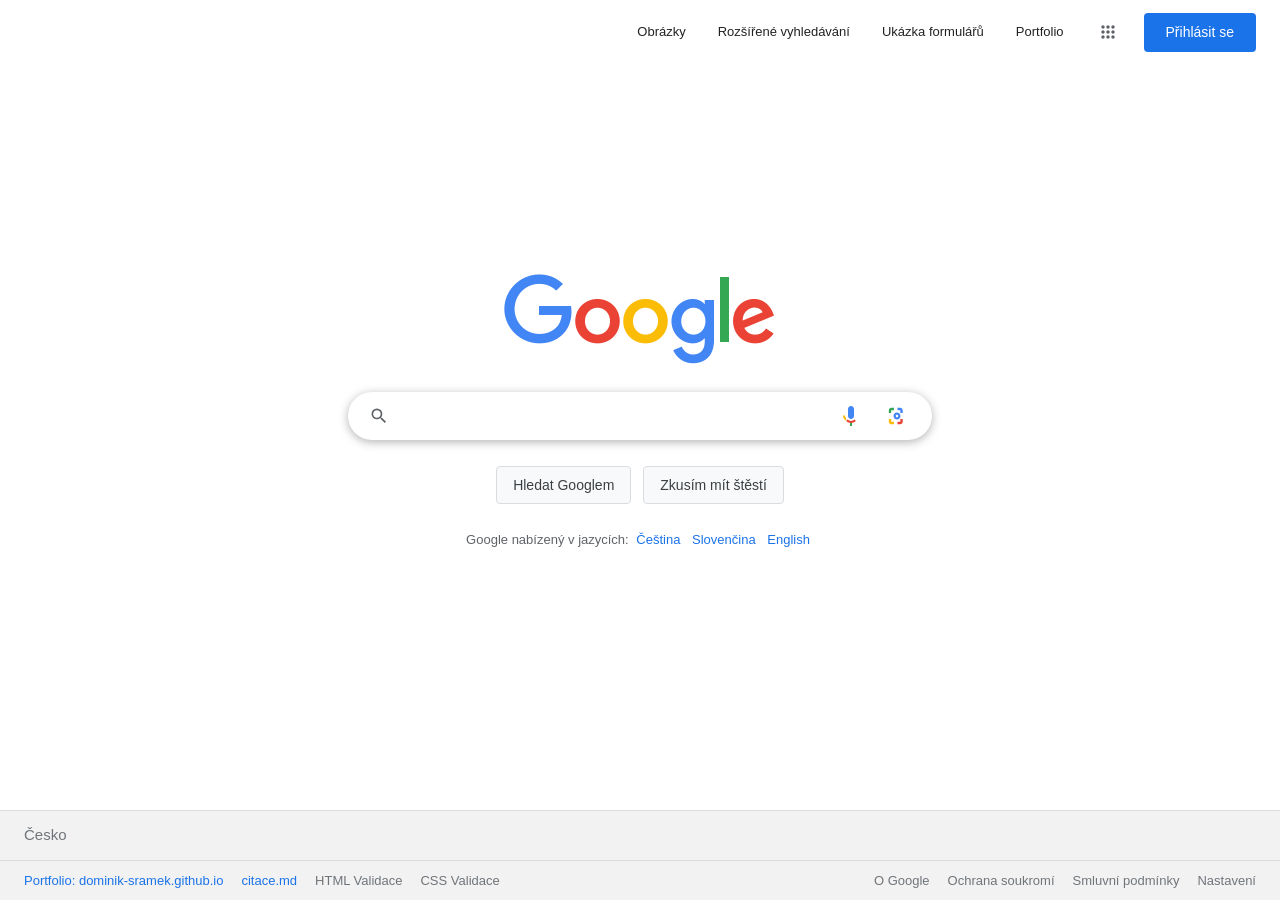
<file: index.html>
<!DOCTYPE html>
<html lang="cs">
<head>
  <meta charset="UTF-8">
  <meta name="viewport" content="width=device-width, initial-scale=1.0">
  <title>Google</title>
  <link rel="icon" type="image/x-icon" href="images/favicon.ico">
  <link rel="stylesheet" href="styles.css">
  <script src="script.js" defer></script>
</head>
<body>
  <!-- Horní navigační lišta -->
  <header class="google-header">
    <a href="image.html" class="nav-link">Obrázky</a>
    <a href="advanced.html" class="nav-link">Rozšířené vyhledávání</a>
    <a href="forms.html" class="nav-link">Ukázka formulářů</a>
    <a href="https://dominik-sramek.github.io" class="nav-link" target="_blank" rel="noopener">Portfolio</a>
    
    <!-- Tlačítko pro otevření Google Aplikací (9 teček) -->
    <div class="header-apps-wrapper">
      <button type="button" class="header-icon-btn" id="btn-apps" aria-label="Aplikace Google" title="Aplikace Google" aria-haspopup="true" aria-expanded="false">
        <svg focusable="false" viewBox="0 0 24 24">
          <path d="M6,8c1.1,0 2,-0.9 2,-2s-0.9,-2 -2,-2 -2,0.9 -2,2 0.9,2 2,2zM12,20c1.1,0 2,-0.9 2,-2s-0.9,-2 -2,-2 -2,0.9 -2,2 0.9,2 2,2zM6,20c1.1,0 2,-0.9 2,-2s-0.9,-2 -2,-2 -2,0.9 -2,2 0.9,2 2,2zM6,14c1.1,0 2,-0.9 2,-2s-0.9,-2 -2,-2 -2,0.9 -2,2 0.9,2 2,2zM12,14c1.1,0 2,-0.9 2,-2s-0.9,-2 -2,-2 -2,0.9 -2,2 0.9,2 2,2zM16,6c0,1.1 0.9,2 2,2s2,-0.9 2,-2 -0.9,-2 -2,-2 -2,0.9 -2,2zM12,8c1.1,0 2,-0.9 2,-2s-0.9,-2 -2,-2 -2,0.9 -2,2 0.9,2 2,2zM18,14c1.1,0 2,-0.9 2,-2s-0.9,-2 -2,-2 -2,0.9 -2,2 0.9,2 2,2zM18,20c1.1,0 2,-0.9 2,-2s-0.9,-2 -2,-2 -2,0.9 -2,2 0.9,2 2,2z"></path>
        </svg>
      </button>

      <!-- Interaktivní nabídka Google aplikací -->
      <div class="google-apps-dropdown" id="google-apps-menu" role="menu" aria-label="Nabídka Google aplikací">
        <div class="apps-grid">
          <a href="index.html" class="app-item" role="menuitem">
            <span class="app-icon">
              <svg viewBox="0 0 24 24"><path fill="#4285F4" d="M12 2C6.48 2 2 6.48 2 12s4.48 10 10 10 10-4.48 10-10S17.52 2 12 2zm-1 17.93c-3.95-.49-7-3.85-7-7.93 0-.62.08-1.21.21-1.79L9 15v1c0 1.1.9 2 2 2v1.93zm6.9-2.54c-.26-.81-1-1.39-1.9-1.39h-1v-3c0-.55-.45-1-1-1H8v-2h2c.55 0 1-.45 1-1V7h2c1.1 0 2-.9 2-2v-.41c2.93 1.19 5 4.06 5 7.41 0 2.08-.8 3.97-2.1 5.39z"/></svg>
            </span>
            <span>Vyhledávání</span>
          </a>
          <a href="https://maps.google.com" target="_blank" rel="noopener" class="app-item" role="menuitem">
            <span class="app-icon">
              <svg viewBox="0 0 24 24"><path fill="#34A853" d="M12 2C8.13 2 5 5.13 5 9c0 5.25 7 13 7 13s7-7.75 7-13c0-3.87-3.13-7-7-7zm0 9.5c-1.38 0-2.5-1.12-2.5-2.5s1.12-2.5 2.5-2.5 2.5 1.12 2.5 2.5-1.12 2.5-2.5 2.5z"/></svg>
            </span>
            <span>Mapy</span>
          </a>
          <a href="https://www.youtube.com" target="_blank" rel="noopener" class="app-item" role="menuitem">
            <span class="app-icon">
              <svg viewBox="0 0 24 24"><path fill="#EA4335" d="M21.58 7.19c-.23-.86-.91-1.54-1.77-1.77C18.25 5 12 5 12 5s-6.25 0-7.81.42c-.86.23-1.54.91-1.77 1.77C2 8.75 2 12 2 12s0 3.25.42 4.81c.23.86.91 1.54 1.77 1.77C5.75 19 12 19 12 19s6.25 0 7.81-.42c.86-.23 1.54-.91 1.77-1.77C22 15.25 22 12 22 12s0-3.25-.42-4.81zM10 15V9l5.2 3-5.2 3z"/></svg>
            </span>
            <span>YouTube</span>
          </a>
          <a href="https://news.google.com" target="_blank" rel="noopener" class="app-item" role="menuitem">
            <span class="app-icon">
              <svg viewBox="0 0 24 24"><path fill="#4285F4" d="M20 4H4c-1.1 0-1.99.9-1.99 2L2 18c0 1.1.9 2 2 2h16c1.1 0 2-.9 2-2V6c0-1.1-.9-2-2-2zm-5 14H4v-4h11v4zm0-5H4V9h11v4zm5 5h-4V9h4v9z"/></svg>
            </span>
            <span>Zprávy</span>
          </a>
          <a href="https://mail.google.com" target="_blank" rel="noopener" class="app-item" role="menuitem">
            <span class="app-icon">
              <svg viewBox="0 0 24 24"><path fill="#EA4335" d="M20 4H4c-1.1 0-1.99.9-1.99 2L2 18c0 1.1.9 2 2 2h16c1.1 0 2-.9 2-2V6c0-1.1-.9-2-2-2zm0 4l-8 5-8-5V6l8 5 8-5v2z"/></svg>
            </span>
            <span>Gmail</span>
          </a>
          <a href="https://drive.google.com" target="_blank" rel="noopener" class="app-item" role="menuitem">
            <span class="app-icon">
              <svg viewBox="0 0 24 24"><path fill="#FBBC05" d="M19.35 10.04C18.67 6.59 15.64 4 12 4 9.11 4 6.6 5.64 5.35 8.04 2.34 8.36 0 10.91 0 14c0 3.31 2.69 6 6 6h13c2.76 0 5-2.24 5-5 0-2.64-2.05-4.78-4.65-4.96z"/></svg>
            </span>
            <span>Disk</span>
          </a>
          <a href="https://calendar.google.com" target="_blank" rel="noopener" class="app-item" role="menuitem">
            <span class="app-icon">
              <svg viewBox="0 0 24 24"><path fill="#4285F4" d="M19 4h-1V2h-2v2H8V2H6v2H5c-1.11 0-1.99.9-1.99 2L3 20c0 1.1.89 2 2 2h14c1.1 0 2-.9 2-2V6c0-1.1-.9-2-2-2zm0 16H5V10h14v10zm0-12H5V6h14v2zm-7 5h5v5h-5z"/></svg>
            </span>
            <span>Kalendář</span>
          </a>
          <a href="https://translate.google.com" target="_blank" rel="noopener" class="app-item" role="menuitem">
            <span class="app-icon">
              <svg viewBox="0 0 24 24"><path fill="#1A73E8" d="M12.87 15.07l-2.54-2.51.03-.03c1.74-1.94 2.98-4.17 3.71-6.53H17V4h-7V2H8v2H1v1.99h11.17C11.5 7.92 10.44 9.75 9 11.35 8.07 10.32 7.3 9.19 6.69 8h-2c.73 1.63 1.73 3.17 2.98 4.56l-5.09 5.02L4 19l5-5 3.11 3.11.76-2.04zM18.5 10h-2L12 22h2l1.12-3h4.75L21 22h2l-4.5-12zm-2.62 7l1.62-4.33L19.12 17h-3.24z"/></svg>
            </span>
            <span>Překladač</span>
          </a>
          <a href="https://photos.google.com" target="_blank" rel="noopener" class="app-item" role="menuitem">
            <span class="app-icon">
              <svg viewBox="0 0 24 24"><path fill="#EA4335" d="M21 19V5c0-1.1-.9-2-2-2H5c-1.1 0-2 .9-2 2v14c0 1.1.9 2 2 2h14c1.1 0 2-.9 2-2zM8.5 13.5l2.5 3.01L14.5 12l4.5 6H5l3.5-4.5z"/></svg>
            </span>
            <span>Fotky</span>
          </a>
        </div>
        <div class="apps-dropdown-footer">
          <a href="https://about.google/products/" target="_blank" rel="noopener">Další služby od Googlu</a>
        </div>
      </div>
    </div>

    <!-- Funkční odkaz na přihlášení do Google účtu -->
    <a href="https://accounts.google.com/ServiceLogin?hl=cs" class="btn-signin" target="_blank" rel="noopener">Přihlásit se</a>
  </header>

  <!-- Hlavní sekce vyhledávání -->
  <main class="main-search-container">
    <div class="logo-wrapper">
      <img src="images/googlelogo.png" alt="Google" class="google-logo" width="272" height="92">
    </div>

    <!-- Klasické vyhledávání Google odesílající na https://google.com/search (name="q") -->
    <form action="https://google.com/search" method="GET" class="search-form" id="search-form">
      <!-- Zvýrazněný a ohraničený vyhledávací bar -->
      <div class="search-box">
        <!-- Aktivní klikací tlačítko lupy pro odeslání -->
        <button type="submit" class="search-icon-btn" aria-label="Hledat Googlem" title="Hledat Googlem">
          <svg focusable="false" viewBox="0 0 24 24">
            <path d="M15.5 14h-.79l-.28-.27A6.471 6.471 0 0 0 16 9.5 6.5 6.5 0 1 0 9.5 16c1.61 0 3.09-.59 4.23-1.57l.27.28v.79l5 4.99L20.49 19l-4.99-5zm-6 0C7.01 14 5 11.99 5 9.5S7.01 5 9.5 5 14 7.01 14 9.5 11.99 14 9.5 14z"></path>
          </svg>
        </button>

        <input type="text" name="q" id="search-input" class="search-input" aria-label="Hledat v Google" autofocus autocomplete="off">

        <div class="search-icons-right">
          <!-- Hlasové vyhledávání - funkční přes Web Speech API -->
          <button type="button" class="search-action-icon" id="btn-mic" aria-label="Vyhledávat hlasem" title="Vyhledávat hlasem">
            <svg focusable="false" viewBox="0 0 24 24">
              <path fill="#4285f4" d="m12 15c1.66 0 3-1.31 3-2.97v-7.02c0-1.66-1.34-3.01-3-3.01s-3 1.34-3 3.01v7.02c0 1.66 1.34 2.97 3 2.97z"></path>
              <path fill="#34a853" d="m11 18.08h2v3.92h-2z"></path>
              <path fill="#fbbc05" d="m7.05 16.87-1.4-1.4c-1.02-1.02-1.65-2.42-1.65-3.97h2c0 1 .41 1.9 1.05 2.54z"></path>
              <path fill="#ea4335" d="m12 16.93a4.963 4.963 0 0 1 -3.54-1.46l-1.41 1.41a6.967 6.967 0 0 0 9.9 0l-1.41-1.41c-.96.93-2.25 1.46-3.54 1.46z"></path>
            </svg>
          </button>
          <!-- Google Lens - funkční otevření služby Google Lens -->
          <button type="button" class="search-action-icon" id="btn-lens" aria-label="Vyhledávat podle obrázku" title="Vyhledávat podle obrázku (Google Lens)">
            <svg focusable="false" viewBox="0 0 192 192">
              <rect fill="none" width="192" height="192"></rect>
              <path fill="#4285f4" d="M141.5 50.5C141.5 39.45 132.55 30.5 121.5 30.5H100V49.5H121.5C122.05 49.5 122.5 49.95 122.5 50.5V72H141.5V50.5Z"></path>
              <path fill="#ea4335" d="M121.5 142.5C122.05 142.5 122.5 142.05 122.5 141.5V120H141.5V141.5C141.5 152.55 132.55 161.5 121.5 161.5H100V142.5H121.5Z"></path>
              <path fill="#fbbc05" d="M50.5 141.5C49.95 141.5 49.5 142.05 49.5 142.5V120H30.5V141.5C30.5 152.55 39.45 161.5 50.5 161.5H72V142.5H50.5Z"></path>
              <path fill="#4285f4" d="M96 68C80.54 68 68 80.54 68 96C68 111.46 80.54 124 96 124C111.46 124 124 111.46 124 96C124 80.54 111.46 68 96 68ZM96 106C90.48 106 86 101.52 86 96C86 90.48 90.48 86 96 86C101.52 86 106 90.48 106 96C106 101.52 101.52 106 96 106Z"></path>
              <path fill="#34a853" d="M49.5 50.5C49.5 49.95 49.95 49.5 50.5 49.5H72V30.5H50.5C39.45 30.5 30.5 39.45 30.5 50.5V72H49.5V50.5Z"></path>
            </svg>
          </button>
        </div>
      </div>

      <!-- Tlačítka vyhledávání: plně funkční pro odeslání a Zkusím mít štěstí -->
      <div class="search-buttons">
        <button type="submit" class="btn-google" id="btn-search">Hledat Googlem</button>
        <button type="submit" name="btnI" value="1" class="btn-google" id="btn-lucky">Zkusím mít štěstí</button>
      </div>
    </form>

    <div class="language-bar">
      Google nabízený v jazycích: 
      <a href="https://www.google.com/setprefs?hl=cs">Čeština</a>
      <a href="https://www.google.com/setprefs?hl=sk">Slovenčina</a>
      <a href="https://www.google.com/setprefs?hl=en">English</a>
    </div>
  </main>

  <!-- Spodní lišta (Patička) -->
  <footer class="google-footer">
    <div class="footer-location">
      <span>Česko</span>
    </div>
    <div class="footer-links-container">
      <div class="footer-links-group">
        <!-- Požadované společné prvky -->
        <a href="https://dominik-sramek.github.io" target="_blank" rel="noopener" class="highlight-link" title="Osobní portfolio autora">Portfolio: dominik-sramek.github.io</a>
        <a href="citace.md" class="highlight-link" title="Použité zdroje a prompty">citace.md</a>
        <a href="https://validator.w3.org/nu/?doc=https%3A%2F%2Fdominik-sramek.github.io%2Fgooglesearch%2Findex.html" target="_blank" rel="noopener" title="W3C Validace HTML pro tuto stránku">HTML Validace</a>
        <a href="https://jigsaw.w3.org/css-validator/validator?uri=https%3A%2F%2Fdominik-sramek.github.io%2Fgooglesearch%2Fstyles.css" target="_blank" rel="noopener" title="W3C Validace CSS stylů">CSS Validace</a>
      </div>
      <div class="footer-links-group">
        <a href="https://about.google/?utm_source=google-CZ&amp;utm_medium=referral&amp;utm_campaign=hp-footer" target="_blank" rel="noopener">O Google</a>
        <a href="https://policies.google.com/privacy?hl=cs" target="_blank" rel="noopener">Ochrana soukromí</a>
        <a href="https://policies.google.com/terms?hl=cs" target="_blank" rel="noopener">Smluvní podmínky</a>
        <a href="https://www.google.com/preferences?hl=cs" target="_blank" rel="noopener">Nastavení</a>
      </div>
    </div>
  </footer>
</body>
</html>
</file>
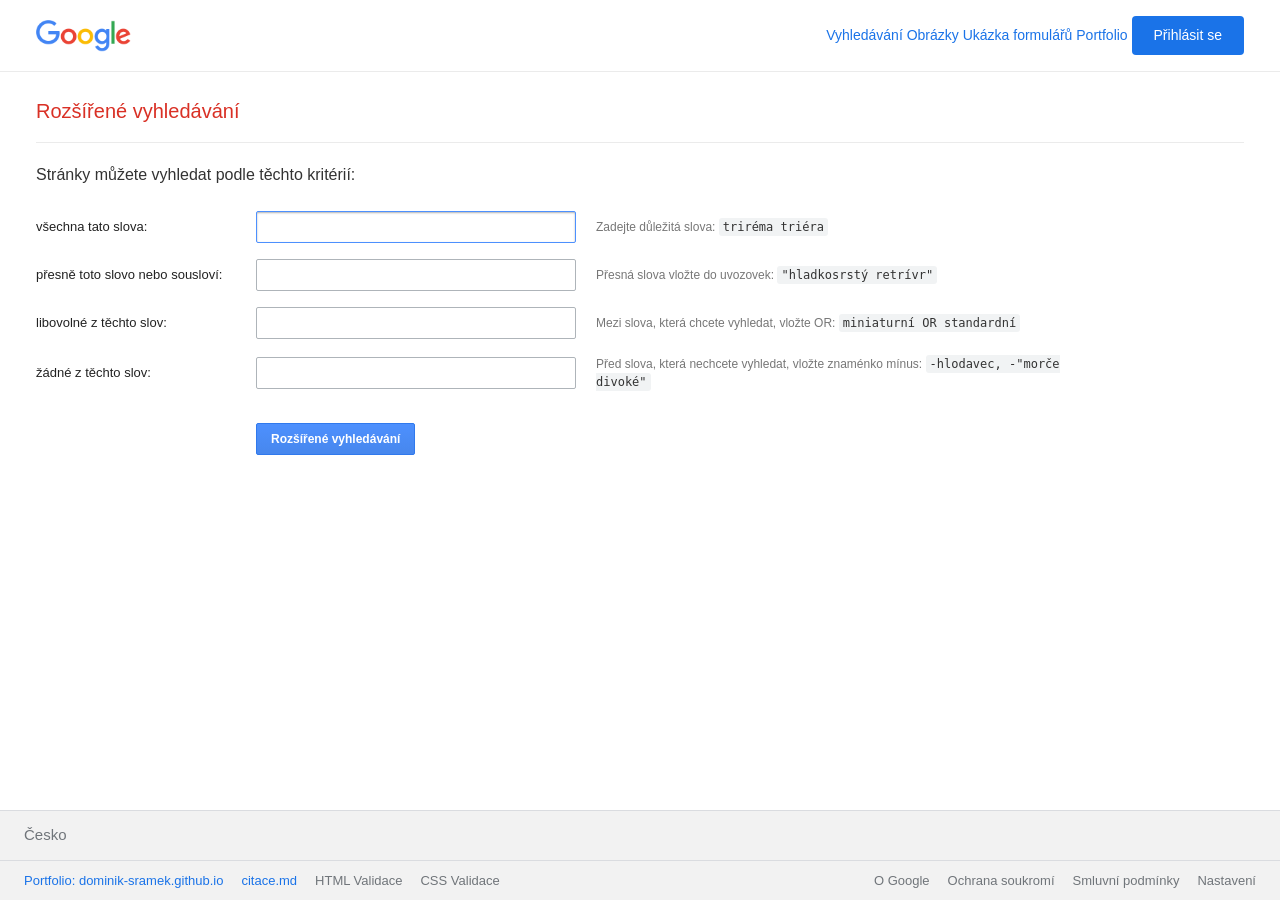
<file: advanced.html>
<!DOCTYPE html>
<html lang="cs">
<head>
  <meta charset="UTF-8">
  <meta name="viewport" content="width=device-width, initial-scale=1.0">
  <title>Google Rozšířené vyhledávání</title>
  <link rel="icon" type="image/x-icon" href="images/favicon.ico">
  <link rel="stylesheet" href="styles.css">
  <script src="script.js" defer></script>
</head>
<body>
  <!-- Horní navigační lišta ve stylu Google Advanced Search -->
  <header class="adv-header-bar">
    <a href="index.html" class="adv-logo-link" title="Google Domů">
      <img src="images/googlelogo.png" alt="Google" width="92" height="32">
    </a>
    <nav class="google-header-links" aria-label="Navigace stránek">
      <a href="index.html" class="nav-link">Vyhledávání</a>
      <a href="image.html" class="nav-link">Obrázky</a>
      <a href="forms.html" class="nav-link">Ukázka formulářů</a>
      <a href="https://dominik-sramek.github.io" class="nav-link" target="_blank" rel="noopener">Portfolio</a>
      <a href="https://accounts.google.com/ServiceLogin?hl=cs" class="btn-signin" target="_blank" rel="noopener">Přihlásit se</a>
    </nav>
  </header>

  <!-- Nadpis stránky v Google červené barvě -->
  <div class="adv-page-title-container">
    <h1 class="adv-page-title">Rozšířené vyhledávání</h1>
  </div>
  <hr class="adv-divider">

  <!-- Hlavní obsah formuláře dle specifikace CS50 -->
  <main class="adv-container">
    <h2 class="adv-section-title">Stránky můžete vyhledat podle těchto kritérií:</h2>

    <form action="https://google.com/search" method="GET" class="adv-form">
      <!-- 1. Všechna tato slova: as_q -->
      <div class="adv-row">
        <div class="adv-label-col">
          <label for="as_q">všechna tato slova:</label>
        </div>
        <div class="adv-input-col">
          <input type="text" id="as_q" name="as_q" class="adv-input" autofocus autocomplete="off">
        </div>
        <div class="adv-help-col">
          Zadejte důležitá slova: <code>triréma triéra</code>
        </div>
      </div>

      <!-- 2. Přesně toto slovo nebo sousloví: as_epq -->
      <div class="adv-row">
        <div class="adv-label-col">
          <label for="as_epq">přesně toto slovo nebo sousloví:</label>
        </div>
        <div class="adv-input-col">
          <input type="text" id="as_epq" name="as_epq" class="adv-input" autocomplete="off">
        </div>
        <div class="adv-help-col">
          Přesná slova vložte do uvozovek: <code>"hladkosrstý retrívr"</code>
        </div>
      </div>

      <!-- 3. Libovolné z těchto slov: as_oq -->
      <div class="adv-row">
        <div class="adv-label-col">
          <label for="as_oq">libovolné z těchto slov:</label>
        </div>
        <div class="adv-input-col">
          <input type="text" id="as_oq" name="as_oq" class="adv-input" autocomplete="off">
        </div>
        <div class="adv-help-col">
          Mezi slova, která chcete vyhledat, vložte OR: <code>miniaturní OR standardní</code>
        </div>
      </div>

      <!-- 4. Žádné z těchto slov: as_eq -->
      <div class="adv-row">
        <div class="adv-label-col">
          <label for="as_eq">žádné z těchto slov:</label>
        </div>
        <div class="adv-input-col">
          <input type="text" id="as_eq" name="as_eq" class="adv-input" autocomplete="off">
        </div>
        <div class="adv-help-col">
          Před slova, která nechcete vyhledat, vložte znaménko mínus: <code>-hlodavec, -"morče divoké"</code>
        </div>
      </div>

      <!-- Modré tlačítko zarovnané doleva podle CS50 specifikace -->
      <div class="adv-button-row">
        <button type="submit" class="btn-adv-blue">Rozšířené vyhledávání</button>
      </div>
    </form>
  </main>

  <!-- Spodní lišta (Patička) -->
  <footer class="google-footer">
    <div class="footer-location">
      <span>Česko</span>
    </div>
    <div class="footer-links-container">
      <div class="footer-links-group">
        <!-- Společné prvky -->
        <a href="https://dominik-sramek.github.io" target="_blank" rel="noopener" class="highlight-link" title="Osobní portfolio autora">Portfolio: dominik-sramek.github.io</a>
        <a href="citace.md" class="highlight-link" title="Použité zdroje a prompty">citace.md</a>
        <a href="https://validator.w3.org/nu/?doc=https%3A%2F%2Fdominik-sramek.github.io%2Fgooglesearch%2Fadvanced.html" target="_blank" rel="noopener" title="W3C Validace HTML pro tuto stránku">HTML Validace</a>
        <a href="https://jigsaw.w3.org/css-validator/validator?uri=https%3A%2F%2Fdominik-sramek.github.io%2Fgooglesearch%2Fstyles.css" target="_blank" rel="noopener" title="W3C Validace CSS stylů">CSS Validace</a>
      </div>
      <div class="footer-links-group">
        <a href="https://about.google/?utm_source=google-CZ&amp;utm_medium=referral&amp;utm_campaign=hp-footer" target="_blank" rel="noopener">O Google</a>
        <a href="https://policies.google.com/privacy?hl=cs" target="_blank" rel="noopener">Ochrana soukromí</a>
        <a href="https://policies.google.com/terms?hl=cs" target="_blank" rel="noopener">Smluvní podmínky</a>
        <a href="https://www.google.com/preferences?hl=cs" target="_blank" rel="noopener">Nastavení</a>
      </div>
    </div>
  </footer>
</body>
</html>
</file>
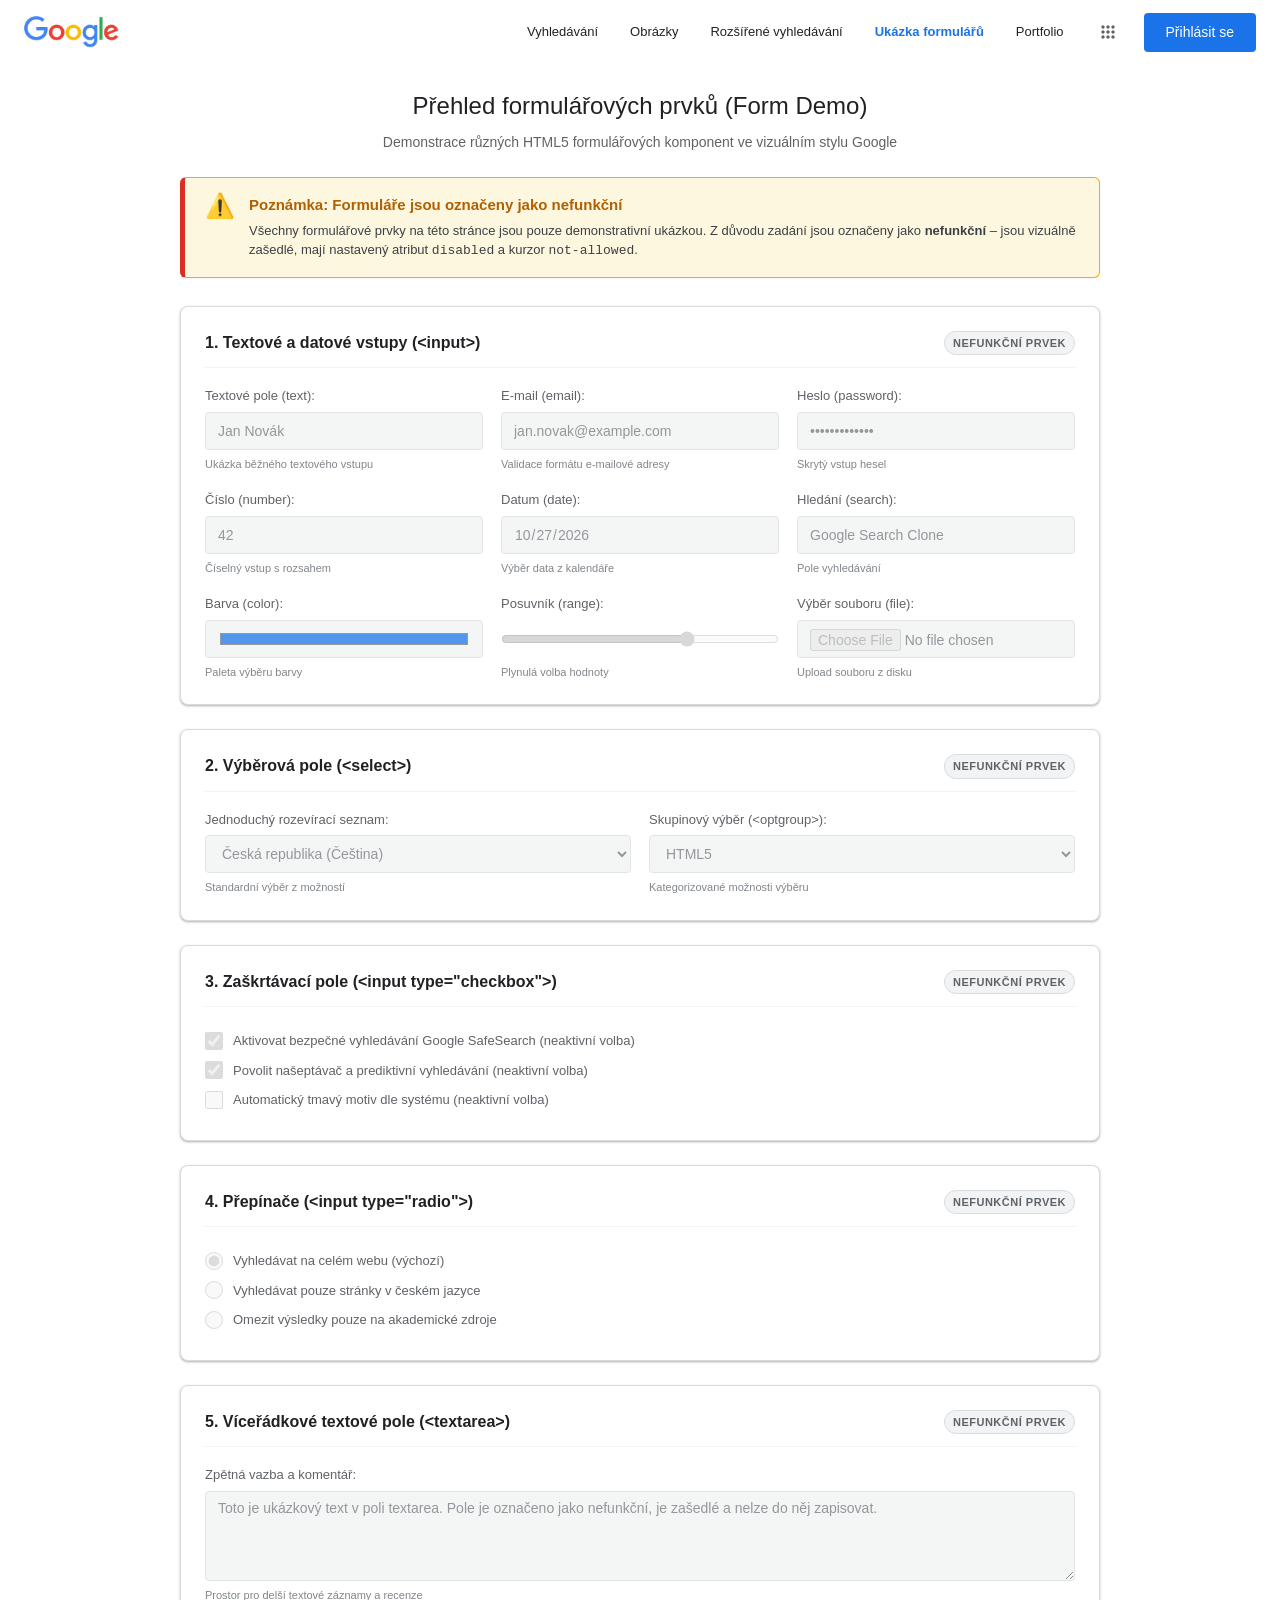
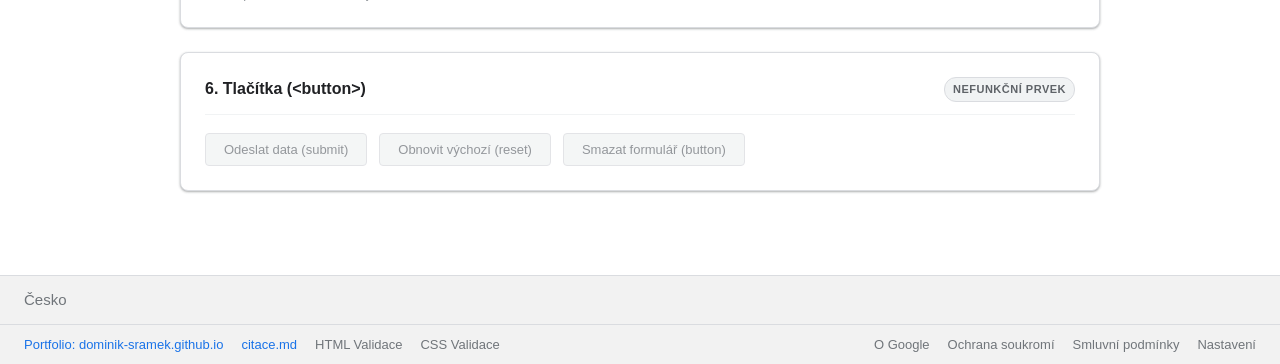
<file: forms.html>
<!DOCTYPE html>
<html lang="cs">
<head>
  <meta charset="UTF-8">
  <meta name="viewport" content="width=device-width, initial-scale=1.0">
  <title>Google Formuláře - Ukázka prvků (Nefunkční)</title>
  <link rel="icon" type="image/x-icon" href="images/favicon.ico">
  <link rel="stylesheet" href="styles.css">
  <script src="script.js" defer></script>
</head>
<body>
  <!-- Horní navigační lišta -->
  <header class="google-header">
    <div class="google-header-left">
      <a href="index.html" class="adv-logo-link" title="Google Domů">
        <img src="images/googlelogo.png" alt="Google" width="92" height="32">
      </a>
    </div>
    <a href="index.html" class="nav-link">Vyhledávání</a>
    <a href="image.html" class="nav-link">Obrázky</a>
    <a href="advanced.html" class="nav-link">Rozšířené vyhledávání</a>
    <a href="forms.html" class="nav-link active">Ukázka formulářů</a>
    <a href="https://dominik-sramek.github.io" class="nav-link" target="_blank" rel="noopener">Portfolio</a>
    
    <!-- Tlačítko pro otevření Google Aplikací (9 teček) -->
    <div class="header-apps-wrapper">
      <button type="button" class="header-icon-btn" id="btn-apps" aria-label="Aplikace Google" title="Aplikace Google" aria-haspopup="true" aria-expanded="false">
        <svg focusable="false" viewBox="0 0 24 24">
          <path d="M6,8c1.1,0 2,-0.9 2,-2s-0.9,-2 -2,-2 -2,0.9 -2,2 0.9,2 2,2zM12,20c1.1,0 2,-0.9 2,-2s-0.9,-2 -2,-2 -2,0.9 -2,2 0.9,2 2,2zM6,20c1.1,0 2,-0.9 2,-2s-0.9,-2 -2,-2 -2,0.9 -2,2 0.9,2 2,2zM6,14c1.1,0 2,-0.9 2,-2s-0.9,-2 -2,-2 -2,0.9 -2,2 0.9,2 2,2zM12,14c1.1,0 2,-0.9 2,-2s-0.9,-2 -2,-2 -2,0.9 -2,2 0.9,2 2,2zM16,6c0,1.1 0.9,2 2,2s2,-0.9 2,-2 -0.9,-2 -2,-2 -2,0.9 -2,2zM12,8c1.1,0 2,-0.9 2,-2s-0.9,-2 -2,-2 -2,0.9 -2,2 0.9,2 2,2zM18,14c1.1,0 2,-0.9 2,-2s-0.9,-2 -2,-2 -2,0.9 -2,2 0.9,2 2,2zM18,20c1.1,0 2,-0.9 2,-2s-0.9,-2 -2,-2 -2,0.9 -2,2 0.9,2 2,2z"></path>
        </svg>
      </button>

      <!-- Interaktivní nabídka Google aplikací -->
      <div class="google-apps-dropdown" id="google-apps-menu" role="menu" aria-label="Nabídka Google aplikací">
        <div class="apps-grid">
          <a href="index.html" class="app-item" role="menuitem">
            <span class="app-icon">
              <svg viewBox="0 0 24 24"><path fill="#4285F4" d="M12 2C6.48 2 2 6.48 2 12s4.48 10 10 10 10-4.48 10-10S17.52 2 12 2zm-1 17.93c-3.95-.49-7-3.85-7-7.93 0-.62.08-1.21.21-1.79L9 15v1c0 1.1.9 2 2 2v1.93zm6.9-2.54c-.26-.81-1-1.39-1.9-1.39h-1v-3c0-.55-.45-1-1-1H8v-2h2c.55 0 1-.45 1-1V7h2c1.1 0 2-.9 2-2v-.41c2.93 1.19 5 4.06 5 7.41 0 2.08-.8 3.97-2.1 5.39z"/></svg>
            </span>
            <span>Vyhledávání</span>
          </a>
          <a href="https://maps.google.com" target="_blank" rel="noopener" class="app-item" role="menuitem">
            <span class="app-icon">
              <svg viewBox="0 0 24 24"><path fill="#34A853" d="M12 2C8.13 2 5 5.13 5 9c0 5.25 7 13 7 13s7-7.75 7-13c0-3.87-3.13-7-7-7zm0 9.5c-1.38 0-2.5-1.12-2.5-2.5s1.12-2.5 2.5-2.5 2.5 1.12 2.5 2.5-1.12 2.5-2.5 2.5z"/></svg>
            </span>
            <span>Mapy</span>
          </a>
          <a href="https://www.youtube.com" target="_blank" rel="noopener" class="app-item" role="menuitem">
            <span class="app-icon">
              <svg viewBox="0 0 24 24"><path fill="#EA4335" d="M21.58 7.19c-.23-.86-.91-1.54-1.77-1.77C18.25 5 12 5 12 5s-6.25 0-7.81.42c-.86.23-1.54.91-1.77 1.77C2 8.75 2 12 2 12s0 3.25.42 4.81c.23.86.91 1.54 1.77 1.77C5.75 19 12 19 12 19s6.25 0 7.81-.42c.86-.23 1.54-.91 1.77-1.77C22 15.25 22 12 22 12s0-3.25-.42-4.81zM10 15V9l5.2 3-5.2 3z"/></svg>
            </span>
            <span>YouTube</span>
          </a>
          <a href="https://news.google.com" target="_blank" rel="noopener" class="app-item" role="menuitem">
            <span class="app-icon">
              <svg viewBox="0 0 24 24"><path fill="#4285F4" d="M20 4H4c-1.1 0-1.99.9-1.99 2L2 18c0 1.1.9 2 2 2h16c1.1 0 2-.9 2-2V6c0-1.1-.9-2-2-2zm-5 14H4v-4h11v4zm0-5H4V9h11v4zm5 5h-4V9h4v9z"/></svg>
            </span>
            <span>Zprávy</span>
          </a>
          <a href="https://mail.google.com" target="_blank" rel="noopener" class="app-item" role="menuitem">
            <span class="app-icon">
              <svg viewBox="0 0 24 24"><path fill="#EA4335" d="M20 4H4c-1.1 0-1.99.9-1.99 2L2 18c0 1.1.9 2 2 2h16c1.1 0 2-.9 2-2V6c0-1.1-.9-2-2-2zm0 4l-8 5-8-5V6l8 5 8-5v2z"/></svg>
            </span>
            <span>Gmail</span>
          </a>
          <a href="https://drive.google.com" target="_blank" rel="noopener" class="app-item" role="menuitem">
            <span class="app-icon">
              <svg viewBox="0 0 24 24"><path fill="#FBBC05" d="M19.35 10.04C18.67 6.59 15.64 4 12 4 9.11 4 6.6 5.64 5.35 8.04 2.34 8.36 0 10.91 0 14c0 3.31 2.69 6 6 6h13c2.76 0 5-2.24 5-5 0-2.64-2.05-4.78-4.65-4.96z"/></svg>
            </span>
            <span>Disk</span>
          </a>
          <a href="https://calendar.google.com" target="_blank" rel="noopener" class="app-item" role="menuitem">
            <span class="app-icon">
              <svg viewBox="0 0 24 24"><path fill="#4285F4" d="M19 4h-1V2h-2v2H8V2H6v2H5c-1.11 0-1.99.9-1.99 2L3 20c0 1.1.89 2 2 2h14c1.1 0 2-.9 2-2V6c0-1.1-.9-2-2-2zm0 16H5V10h14v10zm0-12H5V6h14v2zm-7 5h5v5h-5z"/></svg>
            </span>
            <span>Kalendář</span>
          </a>
          <a href="https://translate.google.com" target="_blank" rel="noopener" class="app-item" role="menuitem">
            <span class="app-icon">
              <svg viewBox="0 0 24 24"><path fill="#1A73E8" d="M12.87 15.07l-2.54-2.51.03-.03c1.74-1.94 2.98-4.17 3.71-6.53H17V4h-7V2H8v2H1v1.99h11.17C11.5 7.92 10.44 9.75 9 11.35 8.07 10.32 7.3 9.19 6.69 8h-2c.73 1.63 1.73 3.17 2.98 4.56l-5.09 5.02L4 19l5-5 3.11 3.11.76-2.04zM18.5 10h-2L12 22h2l1.12-3h4.75L21 22h2l-4.5-12zm-2.62 7l1.62-4.33L19.12 17h-3.24z"/></svg>
            </span>
            <span>Překladač</span>
          </a>
          <a href="https://photos.google.com" target="_blank" rel="noopener" class="app-item" role="menuitem">
            <span class="app-icon">
              <svg viewBox="0 0 24 24"><path fill="#EA4335" d="M21 19V5c0-1.1-.9-2-2-2H5c-1.1 0-2 .9-2 2v14c0 1.1.9 2 2 2h14c1.1 0 2-.9 2-2zM8.5 13.5l2.5 3.01L14.5 12l4.5 6H5l3.5-4.5z"/></svg>
            </span>
            <span>Fotky</span>
          </a>
        </div>
        <div class="apps-dropdown-footer">
          <a href="https://about.google/products/" target="_blank" rel="noopener">Další služby od Googlu</a>
        </div>
      </div>
    </div>

    <a href="https://accounts.google.com/ServiceLogin?hl=cs" class="btn-signin" target="_blank" rel="noopener">Přihlásit se</a>
  </header>

  <!-- Hlavní obsah s formulářovými prvky -->
  <main class="forms-page-container">
    <div class="forms-hero">
      <h1>Přehled formulářových prvků (Form Demo)</h1>
      <p>Demonstrace různých HTML5 formulářových komponent ve vizuálním stylu Google</p>
    </div>

    <!-- Výrazné upozornění na nefunkčnost formulářů -->
    <div class="non-functional-alert" role="alert">
      <span class="alert-icon" aria-hidden="true">⚠️</span>
      <div class="alert-content">
        <h2>Poznámka: Formuláře jsou označeny jako nefunkční</h2>
        <p>Všechny formulářové prvky na této stránce jsou pouze demonstrativní ukázkou. Z důvodu zadání jsou označeny jako <strong>nefunkční</strong> – jsou vizuálně zašedlé, mají nastavený atribut <code>disabled</code> a kurzor <code>not-allowed</code>.</p>
      </div>
    </div>

    <!-- Ukázkový formulář s různými prvky -->
    <form action="#" method="POST" class="disabled-form" onsubmit="return false;">

      <!-- 1. Skupina: Vstupní pole (input) -->
      <section class="form-card">
        <div class="form-card-header">
          <h2 class="form-card-title">1. Textové a datové vstupy (&lt;input&gt;)</h2>
          <span class="badge-disabled">Nefunkční prvek</span>
        </div>
        <div class="form-grid">
          <div class="form-field">
            <label for="demo-text">Textové pole (text):</label>
            <input type="text" id="demo-text" name="demo-text" class="form-control-disabled" value="Jan Novák" disabled>
            <span class="field-hint">Ukázka běžného textového vstupu</span>
          </div>

          <div class="form-field">
            <label for="demo-email">E-mail (email):</label>
            <input type="email" id="demo-email" name="demo-email" class="form-control-disabled" value="jan.novak@example.com" disabled>
            <span class="field-hint">Validace formátu e-mailové adresy</span>
          </div>

          <div class="form-field">
            <label for="demo-password">Heslo (password):</label>
            <input type="password" id="demo-password" name="demo-password" class="form-control-disabled" value="TajneHeslo123" disabled>
            <span class="field-hint">Skrytý vstup hesel</span>
          </div>

          <div class="form-field">
            <label for="demo-number">Číslo (number):</label>
            <input type="number" id="demo-number" name="demo-number" class="form-control-disabled" value="42" min="1" max="100" disabled>
            <span class="field-hint">Číselný vstup s rozsahem</span>
          </div>

          <div class="form-field">
            <label for="demo-date">Datum (date):</label>
            <input type="date" id="demo-date" name="demo-date" class="form-control-disabled" value="2026-10-27" disabled>
            <span class="field-hint">Výběr data z kalendáře</span>
          </div>

          <div class="form-field">
            <label for="demo-search">Hledání (search):</label>
            <input type="search" id="demo-search" name="demo-search" class="form-control-disabled" value="Google Search Clone" disabled>
            <span class="field-hint">Pole vyhledávání</span>
          </div>

          <div class="form-field">
            <label for="demo-color">Barva (color):</label>
            <input type="color" id="demo-color" name="demo-color" class="form-control-disabled" value="#1a73e8" disabled>
            <span class="field-hint">Paleta výběru barvy</span>
          </div>

          <div class="form-field">
            <label for="demo-range">Posuvník (range):</label>
            <input type="range" id="demo-range" name="demo-range" class="form-control-disabled" min="0" max="100" value="70" disabled>
            <span class="field-hint">Plynulá volba hodnoty</span>
          </div>

          <div class="form-field">
            <label for="demo-file">Výběr souboru (file):</label>
            <input type="file" id="demo-file" name="demo-file" class="form-control-disabled" disabled>
            <span class="field-hint">Upload souboru z disku</span>
          </div>
        </div>
      </section>

      <!-- 2. Skupina: Výběrové seznamy (select) -->
      <section class="form-card">
        <div class="form-card-header">
          <h2 class="form-card-title">2. Výběrová pole (&lt;select&gt;)</h2>
          <span class="badge-disabled">Nefunkční prvek</span>
        </div>
        <div class="form-grid">
          <div class="form-field">
            <label for="demo-select-basic">Jednoduchý rozevírací seznam:</label>
            <select id="demo-select-basic" name="demo-select-basic" class="form-control-disabled" disabled>
              <option value="cz" selected>Česká republika (Čeština)</option>
              <option value="sk">Slovensko (Slovenčina)</option>
              <option value="en">Spojené státy (English)</option>
              <option value="de">Německo (Deutsch)</option>
            </select>
            <span class="field-hint">Standardní výběr z možností</span>
          </div>

          <div class="form-field">
            <label for="demo-select-grouped">Skupinový výběr (&lt;optgroup&gt;):</label>
            <select id="demo-select-grouped" name="demo-select-grouped" class="form-control-disabled" disabled>
              <optgroup label="Webové technologie">
                <option value="html" selected>HTML5</option>
                <option value="css">CSS3</option>
                <option value="js">JavaScript</option>
              </optgroup>
              <optgroup label="Programovací jazyky">
                <option value="py">Python</option>
                <option value="c">C / C++</option>
                <option value="java">Java</option>
              </optgroup>
            </select>
            <span class="field-hint">Kategorizované možnosti výběru</span>
          </div>
        </div>
      </section>

      <!-- 3. Skupina: Zaškrtávací pole (checkbox) -->
      <section class="form-card">
        <div class="form-card-header">
          <h2 class="form-card-title">3. Zaškrtávací pole (&lt;input type="checkbox"&gt;)</h2>
          <span class="badge-disabled">Nefunkční prvek</span>
        </div>
        <div class="check-radio-group">
          <div class="check-radio-item">
            <input type="checkbox" id="check-1" name="preferences" value="safe-search" checked disabled>
            <label for="check-1">Aktivovat bezpečné vyhledávání Google SafeSearch (neaktivní volba)</label>
          </div>
          <div class="check-radio-item">
            <input type="checkbox" id="check-2" name="preferences" value="auto-complete" checked disabled>
            <label for="check-2">Povolit našeptávač a prediktivní vyhledávání (neaktivní volba)</label>
          </div>
          <div class="check-radio-item">
            <input type="checkbox" id="check-3" name="preferences" value="dark-theme" disabled>
            <label for="check-3">Automatický tmavý motiv dle systému (neaktivní volba)</label>
          </div>
        </div>
      </section>

      <!-- 4. Skupina: Přepínače (radio) -->
      <section class="form-card">
        <div class="form-card-header">
          <h2 class="form-card-title">4. Přepínače (&lt;input type="radio"&gt;)</h2>
          <span class="badge-disabled">Nefunkční prvek</span>
        </div>
        <div class="check-radio-group">
          <div class="check-radio-item">
            <input type="radio" id="radio-1" name="search-scope" value="all" checked disabled>
            <label for="radio-1">Vyhledávat na celém webu (výchozí)</label>
          </div>
          <div class="check-radio-item">
            <input type="radio" id="radio-2" name="search-scope" value="cz-only" disabled>
            <label for="radio-2">Vyhledávat pouze stránky v českém jazyce</label>
          </div>
          <div class="check-radio-item">
            <input type="radio" id="radio-3" name="search-scope" value="academic" disabled>
            <label for="radio-3">Omezit výsledky pouze na akademické zdroje</label>
          </div>
        </div>
      </section>

      <!-- 5. Skupina: Víceřádkový text (textarea) -->
      <section class="form-card">
        <div class="form-card-header">
          <h2 class="form-card-title">5. Víceřádkové textové pole (&lt;textarea&gt;)</h2>
          <span class="badge-disabled">Nefunkční prvek</span>
        </div>
        <div class="form-field">
          <label for="demo-textarea">Zpětná vazba a komentář:</label>
          <textarea id="demo-textarea" name="demo-textarea" class="form-control-disabled" rows="4" disabled>Toto je ukázkový text v poli textarea. Pole je označeno jako nefunkční, je zašedlé a nelze do něj zapisovat.</textarea>
          <span class="field-hint">Prostor pro delší textové záznamy a recenze</span>
        </div>
      </section>

      <!-- 6. Skupina: Tlačítka (button) -->
      <section class="form-card">
        <div class="form-card-header">
          <h2 class="form-card-title">6. Tlačítka (&lt;button&gt;)</h2>
          <span class="badge-disabled">Nefunkční prvek</span>
        </div>
        <div class="button-demo-group">
          <button type="submit" class="btn-demo btn-demo-primary" disabled>
            Odeslat data (submit)
          </button>
          <button type="reset" class="btn-demo btn-demo-secondary" disabled>
            Obnovit výchozí (reset)
          </button>
          <button type="button" class="btn-demo btn-demo-danger" disabled>
            Smazat formulář (button)
          </button>
        </div>
      </section>
    </form>
  </main>

  <!-- Spodní lišta (Patička) -->
  <footer class="google-footer">
    <div class="footer-location">
      <span>Česko</span>
    </div>
    <div class="footer-links-container">
      <div class="footer-links-group">
        <!-- Společné prvky -->
        <a href="https://dominik-sramek.github.io" target="_blank" rel="noopener" class="highlight-link" title="Osobní portfolio autora">Portfolio: dominik-sramek.github.io</a>
        <a href="citace.md" class="highlight-link" title="Použité zdroje a prompty">citace.md</a>
        <a href="https://validator.w3.org/nu/?doc=https%3A%2F%2Fdominik-sramek.github.io%2Fgooglesearch%2Fforms.html" target="_blank" rel="noopener" title="W3C Validace HTML pro tuto stránku">HTML Validace</a>
        <a href="https://jigsaw.w3.org/css-validator/validator?uri=https%3A%2F%2Fdominik-sramek.github.io%2Fgooglesearch%2Fstyles.css" target="_blank" rel="noopener" title="W3C Validace CSS stylů">CSS Validace</a>
      </div>
      <div class="footer-links-group">
        <a href="https://about.google/?utm_source=google-CZ&amp;utm_medium=referral&amp;utm_campaign=hp-footer" target="_blank" rel="noopener">O Google</a>
        <a href="https://policies.google.com/privacy?hl=cs" target="_blank" rel="noopener">Ochrana soukromí</a>
        <a href="https://policies.google.com/terms?hl=cs" target="_blank" rel="noopener">Smluvní podmínky</a>
        <a href="https://www.google.com/preferences?hl=cs" target="_blank" rel="noopener">Nastavení</a>
      </div>
    </div>
  </footer>
</body>
</html>
</file>
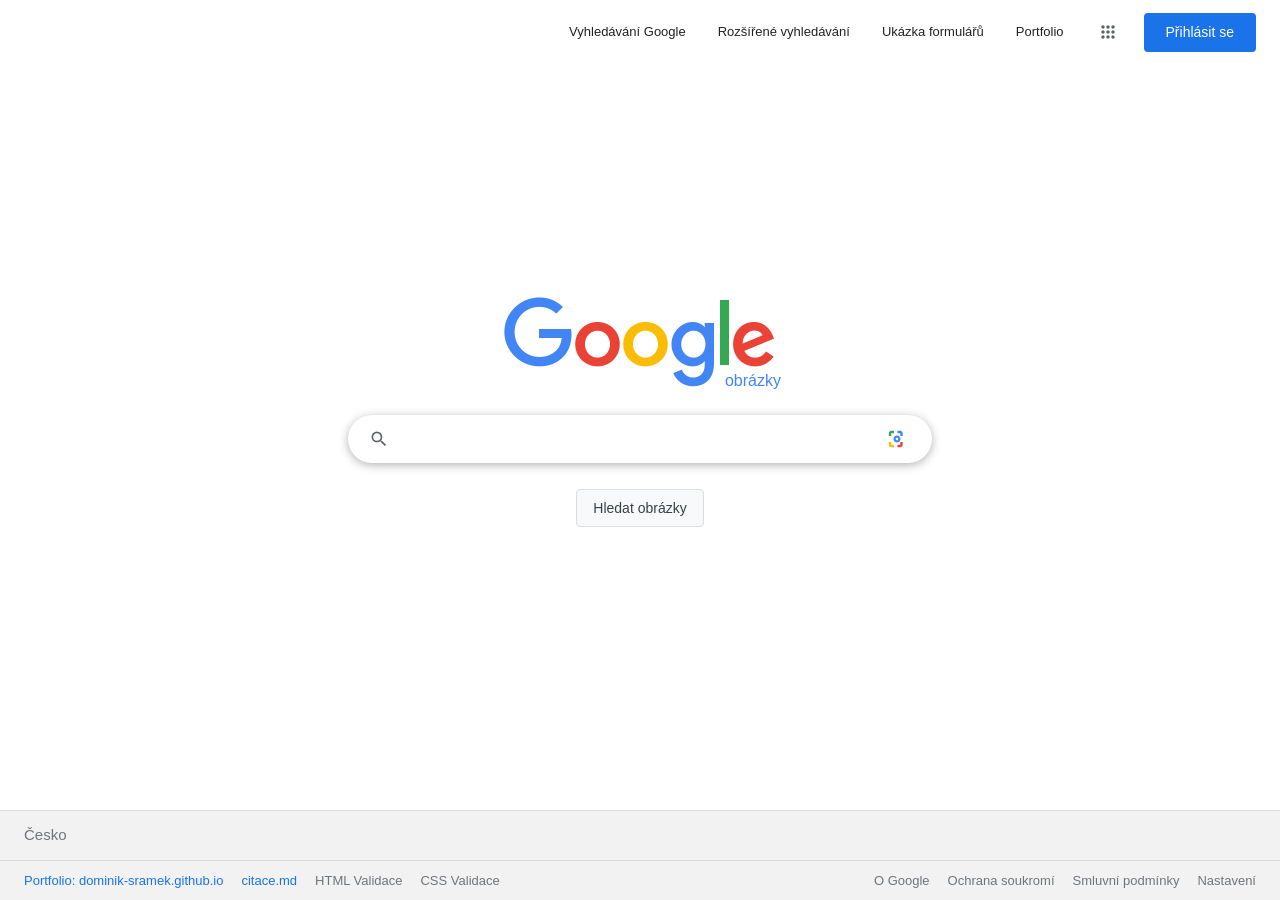
<file: image.html>
<!DOCTYPE html>
<html lang="cs">
<head>
  <meta charset="UTF-8">
  <meta name="viewport" content="width=device-width, initial-scale=1.0">
  <title>Google Obrázky</title>
  <link rel="icon" type="image/x-icon" href="images/favicon.ico">
  <link rel="stylesheet" href="styles.css">
  <script src="script.js" defer></script>
</head>
<body>
  <!-- Horní navigační lišta -->
  <header class="google-header">
    <a href="index.html" class="nav-link">Vyhledávání Google</a>
    <a href="advanced.html" class="nav-link">Rozšířené vyhledávání</a>
    <a href="forms.html" class="nav-link">Ukázka formulářů</a>
    <a href="https://dominik-sramek.github.io" class="nav-link" target="_blank" rel="noopener">Portfolio</a>
    
    <!-- Tlačítko pro otevření Google Aplikací (9 teček) -->
    <div class="header-apps-wrapper">
      <button type="button" class="header-icon-btn" id="btn-apps" aria-label="Aplikace Google" title="Aplikace Google" aria-haspopup="true" aria-expanded="false">
        <svg focusable="false" viewBox="0 0 24 24">
          <path d="M6,8c1.1,0 2,-0.9 2,-2s-0.9,-2 -2,-2 -2,0.9 -2,2 0.9,2 2,2zM12,20c1.1,0 2,-0.9 2,-2s-0.9,-2 -2,-2 -2,0.9 -2,2 0.9,2 2,2zM6,20c1.1,0 2,-0.9 2,-2s-0.9,-2 -2,-2 -2,0.9 -2,2 0.9,2 2,2zM6,14c1.1,0 2,-0.9 2,-2s-0.9,-2 -2,-2 -2,0.9 -2,2 0.9,2 2,2zM12,14c1.1,0 2,-0.9 2,-2s-0.9,-2 -2,-2 -2,0.9 -2,2 0.9,2 2,2zM16,6c0,1.1 0.9,2 2,2s2,-0.9 2,-2 -0.9,-2 -2,-2 -2,0.9 -2,2zM12,8c1.1,0 2,-0.9 2,-2s-0.9,-2 -2,-2 -2,0.9 -2,2 0.9,2 2,2zM18,14c1.1,0 2,-0.9 2,-2s-0.9,-2 -2,-2 -2,0.9 -2,2 0.9,2 2,2zM18,20c1.1,0 2,-0.9 2,-2s-0.9,-2 -2,-2 -2,0.9 -2,2 0.9,2 2,2z"></path>
        </svg>
      </button>

      <!-- Interaktivní nabídka Google aplikací -->
      <div class="google-apps-dropdown" id="google-apps-menu" role="menu" aria-label="Nabídka Google aplikací">
        <div class="apps-grid">
          <a href="index.html" class="app-item" role="menuitem">
            <span class="app-icon">
              <svg viewBox="0 0 24 24"><path fill="#4285F4" d="M12 2C6.48 2 2 6.48 2 12s4.48 10 10 10 10-4.48 10-10S17.52 2 12 2zm-1 17.93c-3.95-.49-7-3.85-7-7.93 0-.62.08-1.21.21-1.79L9 15v1c0 1.1.9 2 2 2v1.93zm6.9-2.54c-.26-.81-1-1.39-1.9-1.39h-1v-3c0-.55-.45-1-1-1H8v-2h2c.55 0 1-.45 1-1V7h2c1.1 0 2-.9 2-2v-.41c2.93 1.19 5 4.06 5 7.41 0 2.08-.8 3.97-2.1 5.39z"/></svg>
            </span>
            <span>Vyhledávání</span>
          </a>
          <a href="https://maps.google.com" target="_blank" rel="noopener" class="app-item" role="menuitem">
            <span class="app-icon">
              <svg viewBox="0 0 24 24"><path fill="#34A853" d="M12 2C8.13 2 5 5.13 5 9c0 5.25 7 13 7 13s7-7.75 7-13c0-3.87-3.13-7-7-7zm0 9.5c-1.38 0-2.5-1.12-2.5-2.5s1.12-2.5 2.5-2.5 2.5 1.12 2.5 2.5-1.12 2.5-2.5 2.5z"/></svg>
            </span>
            <span>Mapy</span>
          </a>
          <a href="https://www.youtube.com" target="_blank" rel="noopener" class="app-item" role="menuitem">
            <span class="app-icon">
              <svg viewBox="0 0 24 24"><path fill="#EA4335" d="M21.58 7.19c-.23-.86-.91-1.54-1.77-1.77C18.25 5 12 5 12 5s-6.25 0-7.81.42c-.86.23-1.54.91-1.77 1.77C2 8.75 2 12 2 12s0 3.25.42 4.81c.23.86.91 1.54 1.77 1.77C5.75 19 12 19 12 19s6.25 0 7.81-.42c.86-.23 1.54-.91 1.77-1.77C22 15.25 22 12 22 12s0-3.25-.42-4.81zM10 15V9l5.2 3-5.2 3z"/></svg>
            </span>
            <span>YouTube</span>
          </a>
          <a href="https://news.google.com" target="_blank" rel="noopener" class="app-item" role="menuitem">
            <span class="app-icon">
              <svg viewBox="0 0 24 24"><path fill="#4285F4" d="M20 4H4c-1.1 0-1.99.9-1.99 2L2 18c0 1.1.9 2 2 2h16c1.1 0 2-.9 2-2V6c0-1.1-.9-2-2-2zm-5 14H4v-4h11v4zm0-5H4V9h11v4zm5 5h-4V9h4v9z"/></svg>
            </span>
            <span>Zprávy</span>
          </a>
          <a href="https://mail.google.com" target="_blank" rel="noopener" class="app-item" role="menuitem">
            <span class="app-icon">
              <svg viewBox="0 0 24 24"><path fill="#EA4335" d="M20 4H4c-1.1 0-1.99.9-1.99 2L2 18c0 1.1.9 2 2 2h16c1.1 0 2-.9 2-2V6c0-1.1-.9-2-2-2zm0 4l-8 5-8-5V6l8 5 8-5v2z"/></svg>
            </span>
            <span>Gmail</span>
          </a>
          <a href="https://drive.google.com" target="_blank" rel="noopener" class="app-item" role="menuitem">
            <span class="app-icon">
              <svg viewBox="0 0 24 24"><path fill="#FBBC05" d="M19.35 10.04C18.67 6.59 15.64 4 12 4 9.11 4 6.6 5.64 5.35 8.04 2.34 8.36 0 10.91 0 14c0 3.31 2.69 6 6 6h13c2.76 0 5-2.24 5-5 0-2.64-2.05-4.78-4.65-4.96z"/></svg>
            </span>
            <span>Disk</span>
          </a>
          <a href="https://calendar.google.com" target="_blank" rel="noopener" class="app-item" role="menuitem">
            <span class="app-icon">
              <svg viewBox="0 0 24 24"><path fill="#4285F4" d="M19 4h-1V2h-2v2H8V2H6v2H5c-1.11 0-1.99.9-1.99 2L3 20c0 1.1.89 2 2 2h14c1.1 0 2-.9 2-2V6c0-1.1-.9-2-2-2zm0 16H5V10h14v10zm0-12H5V6h14v2zm-7 5h5v5h-5z"/></svg>
            </span>
            <span>Kalendář</span>
          </a>
          <a href="https://translate.google.com" target="_blank" rel="noopener" class="app-item" role="menuitem">
            <span class="app-icon">
              <svg viewBox="0 0 24 24"><path fill="#1A73E8" d="M12.87 15.07l-2.54-2.51.03-.03c1.74-1.94 2.98-4.17 3.71-6.53H17V4h-7V2H8v2H1v1.99h11.17C11.5 7.92 10.44 9.75 9 11.35 8.07 10.32 7.3 9.19 6.69 8h-2c.73 1.63 1.73 3.17 2.98 4.56l-5.09 5.02L4 19l5-5 3.11 3.11.76-2.04zM18.5 10h-2L12 22h2l1.12-3h4.75L21 22h2l-4.5-12zm-2.62 7l1.62-4.33L19.12 17h-3.24z"/></svg>
            </span>
            <span>Překladač</span>
          </a>
          <a href="https://photos.google.com" target="_blank" rel="noopener" class="app-item" role="menuitem">
            <span class="app-icon">
              <svg viewBox="0 0 24 24"><path fill="#EA4335" d="M21 19V5c0-1.1-.9-2-2-2H5c-1.1 0-2 .9-2 2v14c0 1.1.9 2 2 2h14c1.1 0 2-.9 2-2zM8.5 13.5l2.5 3.01L14.5 12l4.5 6H5l3.5-4.5z"/></svg>
            </span>
            <span>Fotky</span>
          </a>
        </div>
        <div class="apps-dropdown-footer">
          <a href="https://about.google/products/" target="_blank" rel="noopener">Další služby od Googlu</a>
        </div>
      </div>
    </div>

    <!-- Funkční odkaz na přihlášení do Google účtu -->
    <a href="https://accounts.google.com/ServiceLogin?hl=cs" class="btn-signin" target="_blank" rel="noopener">Přihlásit se</a>
  </header>

  <!-- Hlavní sekce pro vyhledávání obrázků -->
  <main class="main-search-container">
    <div class="logo-wrapper">
      <a href="index.html" title="Google Domů">
        <img src="images/googlelogo.png" alt="Google Obrázky" class="google-logo" width="272" height="92">
      </a>
      <span class="images-subscript">obrázky</span>
    </div>

    <!-- Formulář vyhledávání obrázků s parametry q a tbm=isch -->
    <form action="https://google.com/search" method="GET" class="search-form" id="search-form">
      <!-- Skrytý parametr tbm=isch pro vyhledávání obrázků -->
      <input type="hidden" name="tbm" value="isch">
      
      <!-- Zvýrazněný a ohraničený vyhledávací bar -->
      <div class="search-box">
        <button type="submit" class="search-icon-btn" aria-label="Vyhledat obrázky" title="Vyhledat obrázky">
          <svg focusable="false" viewBox="0 0 24 24">
            <path d="M15.5 14h-.79l-.28-.27A6.471 6.471 0 0 0 16 9.5 6.5 6.5 0 1 0 9.5 16c1.61 0 3.09-.59 4.23-1.57l.27.28v.79l5 4.99L20.49 19l-4.99-5zm-6 0C7.01 14 5 11.99 5 9.5S7.01 5 9.5 5 14 7.01 14 9.5 11.99 14 9.5 14z"></path>
          </svg>
        </button>

        <input type="text" name="q" id="search-input" class="search-input" aria-label="Vyhledat obrázky v Google" autofocus autocomplete="off">
        
        <div class="search-icons-right">
          <!-- Google Lens - hledání podle obrázku -->
          <button type="button" class="search-action-icon" id="btn-lens" aria-label="Vyhledávat podle obrázku" title="Vyhledávat podle obrázku (Google Lens)">
            <svg focusable="false" viewBox="0 0 192 192">
              <rect fill="none" width="192" height="192"></rect>
              <path fill="#4285f4" d="M141.5 50.5C141.5 39.45 132.55 30.5 121.5 30.5H100V49.5H121.5C122.05 49.5 122.5 49.95 122.5 50.5V72H141.5V50.5Z"></path>
              <path fill="#ea4335" d="M121.5 142.5C122.05 142.5 122.5 142.05 122.5 141.5V120H141.5V141.5C141.5 152.55 132.55 161.5 121.5 161.5H100V142.5H121.5Z"></path>
              <path fill="#fbbc05" d="M50.5 141.5C49.95 141.5 49.5 142.05 49.5 142.5V120H30.5V141.5C30.5 152.55 39.45 161.5 50.5 161.5H72V142.5H50.5Z"></path>
              <path fill="#4285f4" d="M96 68C80.54 68 68 80.54 68 96C68 111.46 80.54 124 96 124C111.46 124 124 111.46 124 96C124 80.54 111.46 68 96 68ZM96 106C90.48 106 86 101.52 86 96C86 90.48 90.48 86 96 86C101.52 86 106 90.48 106 96C106 101.52 101.52 106 96 106Z"></path>
              <path fill="#34a853" d="M49.5 50.5C49.5 49.95 49.95 49.5 50.5 49.5H72V30.5H50.5C39.45 30.5 30.5 39.45 30.5 50.5V72H49.5V50.5Z"></path>
            </svg>
          </button>
        </div>
      </div>
      
      <div class="search-buttons">
        <button type="submit" class="btn-google" id="btn-search">Hledat obrázky</button>
      </div>
    </form>
  </main>

  <!-- Spodní lišta (Patička) -->
  <footer class="google-footer">
    <div class="footer-location">
      <span>Česko</span>
    </div>
    <div class="footer-links-container">
      <div class="footer-links-group">
        <!-- Společné prvky -->
        <a href="https://dominik-sramek.github.io" target="_blank" rel="noopener" class="highlight-link" title="Osobní portfolio autora">Portfolio: dominik-sramek.github.io</a>
        <a href="citace.md" class="highlight-link" title="Použité zdroje a prompty">citace.md</a>
        <a href="https://validator.w3.org/nu/?doc=https%3A%2F%2Fdominik-sramek.github.io%2Fgooglesearch%2Fimage.html" target="_blank" rel="noopener" title="W3C Validace HTML pro tuto stránku">HTML Validace</a>
        <a href="https://jigsaw.w3.org/css-validator/validator?uri=https%3A%2F%2Fdominik-sramek.github.io%2Fgooglesearch%2Fstyles.css" target="_blank" rel="noopener" title="W3C Validace CSS stylů">CSS Validace</a>
      </div>
      <div class="footer-links-group">
        <a href="https://about.google/?utm_source=google-CZ&amp;utm_medium=referral&amp;utm_campaign=hp-footer" target="_blank" rel="noopener">O Google</a>
        <a href="https://policies.google.com/privacy?hl=cs" target="_blank" rel="noopener">Ochrana soukromí</a>
        <a href="https://policies.google.com/terms?hl=cs" target="_blank" rel="noopener">Smluvní podmínky</a>
        <a href="https://www.google.com/preferences?hl=cs" target="_blank" rel="noopener">Nastavení</a>
      </div>
    </div>
  </footer>
</body>
</html>
</file>
<file: styles.css>
/* ==========================================================================
   Google Search Clone - CSS Stylesheet
   Autor: Dominik Šrámek (https://dominik-sramek.github.io)
   Projekt: Frontend klon Google vyhledávače (PVA 3.D)
   Popis: Styly věrně napodobující vzhled skutečného vyhledávače Google
   ========================================================================== */

/* --- Reset & Základní nastavení --- */
*, *::before, *::after {
  box-sizing: border-box;
  margin: 0;
  padding: 0;
}

:root {
  --google-blue: #1a73e8;
  --google-blue-hover: #1557b0;
  --google-blue-light: #e8f0fe;
  --google-red: #d93025;
  --google-yellow: #f9ab00;
  --google-green: #1e8e3e;
  --text-primary: #202124;
  --text-secondary: #5f6368;
  --text-subtle: #70757a;
  --bg-primary: #ffffff;
  --bg-footer: #f2f2f2;
  --bg-btn: #f8f9fa;
  --border-light: #dadce0;
  --border-search: #9aa0a6; /* Zvýrazněný rámeček s vysokým kontrastem */
  --shadow-search: 0 1px 6px rgba(32, 33, 36, 0.20); /* Stálý stín pro skvělou viditelnost */
  --shadow-search-hover: 0 2px 8px rgba(32, 33, 36, 0.32);
  --shadow-card: 0 1px 3px rgba(60, 64, 67, 0.15), 0 1px 2px rgba(60, 64, 67, 0.3);
  --font-family: -apple-system, BlinkMacSystemFont, "Segoe UI", Roboto, Helvetica, Arial, sans-serif;
}

html, body {
  height: 100%;
}

body {
  font-family: var(--font-family);
  font-size: 14px;
  line-height: 1.5;
  color: var(--text-primary);
  background-color: var(--bg-primary);
  display: flex;
  flex-direction: column;
  min-height: 100vh;
}

a {
  color: var(--google-blue);
  text-decoration: none;
}

a:hover {
  text-decoration: underline;
}

/* --- Horní lišta (Header) --- */
.google-header {
  position: relative;
  display: flex;
  justify-content: flex-end;
  align-items: center;
  padding: 12px 24px;
  gap: 16px;
  font-size: 13px;
}

.google-header-left {
  margin-right: auto;
  display: flex;
  align-items: center;
  gap: 16px;
}

.google-header a.nav-link {
  color: rgba(0, 0, 0, 0.87);
  text-decoration: none;
  padding: 6px 8px;
  border-radius: 4px;
  transition: color 0.15s ease, background-color 0.15s ease;
}

.google-header a.nav-link:hover {
  text-decoration: underline;
  background-color: rgba(60, 64, 67, 0.04);
}

.google-header a.nav-link.active {
  font-weight: 600;
  color: var(--google-blue);
}

/* Tlačítko Google aplikací (9 teček) */
.header-apps-wrapper {
  position: relative;
}

.header-icon-btn {
  display: inline-flex;
  align-items: center;
  justify-content: center;
  width: 40px;
  height: 40px;
  border-radius: 50%;
  color: var(--text-secondary);
  background: none;
  border: none;
  cursor: pointer;
  text-decoration: none;
  transition: background-color 0.2s ease;
}

.header-icon-btn:hover,
.header-icon-btn:focus {
  background-color: rgba(60, 64, 67, 0.08);
  outline: none;
}

.header-icon-btn svg {
  fill: currentColor;
  width: 20px;
  height: 20px;
}

/* Tlačítko Přihlásit se */
.btn-signin {
  display: inline-flex;
  align-items: center;
  justify-content: center;
  background-color: var(--google-blue);
  color: #ffffff !important;
  font-weight: 500;
  font-size: 14px;
  padding: 9px 22px;
  border-radius: 4px;
  text-decoration: none !important;
  cursor: pointer;
  transition: background-color 0.2s ease, box-shadow 0.2s ease;
}

.btn-signin:hover {
  background-color: var(--google-blue-hover);
  box-shadow: 0 1px 3px rgba(60, 64, 67, 0.3);
}

/* Interaktivní nabídka Google Aplikací (Dropdown Menu) */
.google-apps-dropdown {
  display: none;
  position: absolute;
  top: 54px;
  right: 16px;
  width: 320px;
  background: #ffffff;
  border: 1px solid var(--border-light);
  border-radius: 8px;
  box-shadow: 0 4px 16px rgba(32, 33, 36, 0.28);
  padding: 16px 14px;
  z-index: 1000;
}

.google-apps-dropdown.show {
  display: block;
}

.apps-grid {
  display: grid;
  grid-template-columns: repeat(3, 1fr);
  gap: 12px;
}

.app-item {
  display: flex;
  flex-direction: column;
  align-items: center;
  justify-content: center;
  padding: 10px 4px;
  border-radius: 8px;
  text-decoration: none !important;
  color: var(--text-primary);
  font-size: 12px;
  transition: background-color 0.15s ease;
}

.app-item:hover {
  background-color: #f1f3f4;
}

.app-icon {
  width: 36px;
  height: 36px;
  margin-bottom: 6px;
  display: flex;
  align-items: center;
  justify-content: center;
}

.app-icon svg {
  width: 32px;
  height: 32px;
}

.apps-dropdown-footer {
  margin-top: 14px;
  padding-top: 10px;
  border-top: 1px solid #ebebeb;
  text-align: center;
}

.apps-dropdown-footer a {
  font-size: 13px;
  font-weight: 500;
  color: var(--google-blue);
}

/* --- Hlavní obsah - Vyhledávání (index.html, image.html) --- */
.main-search-container {
  flex: 1;
  display: flex;
  flex-direction: column;
  align-items: center;
  justify-content: center;
  padding: 20px 16px;
  margin-top: -50px;
}

.logo-wrapper {
  margin-bottom: 26px;
  position: relative;
  display: inline-flex;
  flex-direction: column;
  align-items: center;
}

.google-logo {
  max-width: 272px;
  height: auto;
  display: block;
}

.images-subscript {
  position: absolute;
  bottom: 0;
  right: -5px;
  color: #4285f4;
  font-size: 16px;
  font-weight: 500;
  line-height: 1;
}

.search-form {
  width: 100%;
  max-width: 584px;
  display: flex;
  flex-direction: column;
  align-items: center;
}

/* ZVÝRAZNĚNÝ VYHLEDÁVACÍ BAR */
.search-box {
  display: flex;
  align-items: center;
  width: 100%;
  height: 48px;
  padding: 0 16px;
  border: 1.5px solid var(--border-search); /* Zřetelný a jasně ohraničený rámeček */
  border-radius: 24px;
  background-color: #ffffff;
  box-shadow: var(--shadow-search); /* Permanentní stín pro skvělou plasticitu a viditelnost */
  transition: box-shadow 0.2s ease, border-color 0.2s ease;
}

.search-box:hover {
  border-color: #5f6368;
  box-shadow: var(--shadow-search-hover);
}

.search-box:focus-within {
  border-color: transparent;
  box-shadow: 0 2px 10px rgba(32, 33, 36, 0.35);
}

/* Animace zatřesení při odeslání prázdného pole */
@keyframes searchBoxShake {
  0%, 100% { transform: translateX(0); }
  20%, 60% { transform: translateX(-6px); }
  40%, 80% { transform: translateX(6px); }
}

.search-box-pulse {
  border-color: var(--google-red) !important;
  animation: searchBoxShake 0.4s ease;
}

/* Tlačítko lupy vlevo */
.search-icon-btn {
  display: flex;
  align-items: center;
  justify-content: center;
  background: none;
  border: none;
  cursor: pointer;
  padding: 4px;
  margin-right: 8px;
  color: #5f6368; /* Tmavší, dobře viditelná barva */
  border-radius: 50%;
  transition: color 0.15s ease;
}

.search-icon-btn:hover {
  color: var(--google-blue);
}

.search-icon-btn svg {
  width: 20px;
  height: 20px;
  fill: currentColor;
}

.search-input {
  flex: 1;
  height: 100%;
  border: none;
  outline: none;
  background: transparent;
  font-family: inherit;
  font-size: 16px;
  color: var(--text-primary);
}

.search-icons-right {
  display: flex;
  align-items: center;
  gap: 10px;
  margin-left: 10px;
}

.search-action-icon {
  display: flex;
  align-items: center;
  justify-content: center;
  background: none;
  border: none;
  cursor: pointer;
  padding: 6px;
  border-radius: 50%;
  color: var(--text-secondary);
  transition: background-color 0.2s ease, transform 0.15s ease;
}

.search-action-icon:hover {
  background-color: rgba(60, 64, 67, 0.08);
  transform: scale(1.08);
}

.search-action-icon svg {
  width: 24px;
  height: 24px;
}

/* Pulzující stav při aktivním hlasovém vyhledávání */
@keyframes pulseMic {
  0% { transform: scale(1); filter: drop-shadow(0 0 2px rgba(234, 67, 53, 0.5)); }
  50% { transform: scale(1.2); filter: drop-shadow(0 0 8px rgba(234, 67, 53, 0.9)); }
  100% { transform: scale(1); filter: drop-shadow(0 0 2px rgba(234, 67, 53, 0.5)); }
}

.search-action-icon.listening svg {
  animation: pulseMic 1.2s infinite ease-in-out;
}

/* Tlačítka vyhledávání */
.search-buttons {
  margin-top: 26px;
  display: flex;
  justify-content: center;
  gap: 12px;
}

.btn-google {
  background-color: var(--bg-btn);
  border: 1px solid var(--border-light);
  border-radius: 4px;
  color: #3c4043;
  font-family: inherit;
  font-size: 14px;
  font-weight: 500;
  padding: 0 16px;
  height: 38px;
  line-height: 36px;
  cursor: pointer;
  user-select: none;
  transition: border-color 0.15s ease, box-shadow 0.15s ease, color 0.15s ease, background-color 0.15s ease;
}

.btn-google:hover {
  box-shadow: 0 1px 3px rgba(0, 0, 0, 0.15);
  background-color: #f1f3f4;
  border-color: #dadce0;
  color: #202124;
}

.btn-google:focus {
  border-color: var(--google-blue);
  outline: none;
  box-shadow: 0 0 0 2px rgba(26, 115, 232, 0.2);
}

/* Jazyková nabídka */
.language-bar {
  margin-top: 26px;
  font-size: 13px;
  color: var(--text-secondary);
  text-align: center;
}

.language-bar a {
  margin: 0 4px;
}

/* --- Rozšířené vyhledávání (advanced.html) podle specifikace CS50 --- */
.adv-header-bar {
  display: flex;
  justify-content: space-between;
  align-items: center;
  padding: 16px 36px;
  border-bottom: 1px solid #ebebeb;
}

.adv-logo-link {
  display: flex;
  align-items: center;
}

.adv-logo-link img {
  height: 32px;
  width: auto;
}

.adv-page-title-container {
  padding: 24px 36px 16px 36px;
}

.adv-page-title {
  color: var(--google-red);
  font-size: 20px;
  font-weight: 400;
  margin: 0;
}

.adv-divider {
  border: none;
  height: 1px;
  background-color: #ebebeb;
  margin: 0 36px;
}

.adv-container {
  max-width: 1140px;
  padding: 20px 36px 40px 36px;
}

.adv-section-title {
  font-size: 16px;
  font-weight: 500;
  color: #333333;
  margin-bottom: 24px;
}

.adv-form {
  display: flex;
  flex-direction: column;
  gap: 16px;
}

.adv-row {
  display: flex;
  align-items: center;
  font-size: 13px;
}

.adv-label-col {
  width: 220px;
  color: #222222;
  font-size: 13px;
  padding-right: 16px;
}

.adv-input-col {
  width: 320px;
}

.adv-input {
  width: 100%;
  height: 32px;
  padding: 4px 8px;
  border: 1.5px solid #aeb4b9;
  border-radius: 2px;
  font-size: 13px;
  font-family: inherit;
  color: var(--text-primary);
  outline: none;
  transition: border-color 0.2s ease, box-shadow 0.2s ease;
}

.adv-input:focus {
  border-color: #4d90fe;
  box-shadow: inset 0 1px 2px rgba(0, 0, 0, 0.3);
}

.adv-help-col {
  flex: 1;
  padding-left: 20px;
  color: #777777;
  font-size: 12px;
}

.adv-help-col code {
  font-family: monospace;
  background-color: #f1f3f4;
  padding: 2px 4px;
  border-radius: 3px;
  color: #333333;
}

/* Modré tlačítko zarovnané doleva dle CS50 specifikace */
.adv-button-row {
  display: flex;
  margin-top: 16px;
  margin-left: 220px; /* Zarovnání k levému okraji vstupních polí */
}

.btn-adv-blue {
  background-color: #4d90fe;
  background-image: linear-gradient(to bottom, #4d90fe, #4787ed);
  border: 1px solid #3079ed;
  color: #ffffff;
  font-family: inherit;
  font-size: 12px;
  font-weight: 700;
  height: 32px;
  padding: 0 14px;
  border-radius: 2px;
  cursor: pointer;
  text-align: center;
  transition: all 0.2s ease;
}

.btn-adv-blue:hover {
  background-color: #357ae8;
  background-image: linear-gradient(to bottom, #4d90fe, #357ae8);
  border: 1px solid #2f5bb7;
  box-shadow: 0 1px 2px rgba(0, 0, 0, 0.2);
}

.btn-adv-blue:focus {
  border: 1px solid #000000;
  outline: none;
}

/* --- Ukázka formulářových prvků (forms.html) --- */
.forms-page-container {
  max-width: 960px;
  margin: 0 auto;
  padding: 24px 20px 60px 20px;
  flex: 1;
  width: 100%;
}

.forms-hero {
  text-align: center;
  margin-bottom: 24px;
}

.forms-hero h1 {
  font-size: 24px;
  font-weight: 500;
  color: var(--text-primary);
  margin-bottom: 8px;
}

.forms-hero p {
  color: var(--text-secondary);
  font-size: 14px;
}

/* Banner upozornění na nefunkčnost formulářů */
.non-functional-alert {
  background-color: #fef7e0;
  border: 1px solid #f9ab00;
  border-left: 5px solid #d93025;
  border-radius: 6px;
  padding: 16px 20px;
  margin-bottom: 28px;
  display: flex;
  align-items: flex-start;
  gap: 14px;
  box-shadow: 0 1px 3px rgba(0, 0, 0, 0.05);
}

.alert-icon {
  font-size: 24px;
  line-height: 1;
}

.alert-content h2 {
  font-size: 15px;
  font-weight: 600;
  color: #b06000;
  margin-bottom: 4px;
}

.alert-content p {
  font-size: 13px;
  color: #3c4043;
}

/* Karta formuláře ve stylu Google */
.form-card {
  background: #ffffff;
  border: 1px solid var(--border-light);
  border-radius: 8px;
  padding: 24px;
  margin-bottom: 24px;
  box-shadow: var(--shadow-card);
}

.form-card-header {
  display: flex;
  align-items: center;
  justify-content: space-between;
  margin-bottom: 18px;
  padding-bottom: 12px;
  border-bottom: 1px solid #f1f3f4;
}

.form-card-title {
  font-size: 16px;
  font-weight: 600;
  color: var(--text-primary);
  display: flex;
  align-items: center;
  gap: 8px;
}

.badge-disabled {
  background-color: #f1f3f4;
  color: #5f6368;
  font-size: 11px;
  font-weight: 600;
  text-transform: uppercase;
  padding: 3px 8px;
  border-radius: 12px;
  border: 1px solid #dadce0;
  letter-spacing: 0.5px;
}

.form-grid {
  display: grid;
  grid-template-columns: repeat(auto-fit, minmax(260px, 1fr));
  gap: 18px;
}

.form-field {
  display: flex;
  flex-direction: column;
  gap: 6px;
}

.form-field label {
  font-size: 13px;
  font-weight: 500;
  color: var(--text-secondary);
}

.field-hint {
  font-size: 11px;
  color: #80868b;
}

/* Univerzální zašedlý a nefunkční stav pro formuláře */
.disabled-form input,
.disabled-form select,
.disabled-form textarea,
.disabled-form button,
input:disabled,
select:disabled,
textarea:disabled,
button:disabled {
  background-color: #f1f3f4 !important;
  color: #70757a !important;
  border-color: #dadce0 !important;
  cursor: not-allowed !important;
  opacity: 0.75;
}

.form-control-disabled {
  width: 100%;
  height: 38px;
  padding: 8px 12px;
  border: 1px solid #dadce0;
  border-radius: 4px;
  font-size: 14px;
  font-family: inherit;
  transition: all 0.2s ease;
}

textarea.form-control-disabled {
  height: auto;
  min-height: 90px;
  resize: vertical;
}

/* Skupiny checkboxů a radio tlačítek */
.check-radio-group {
  display: flex;
  flex-direction: column;
  gap: 10px;
  padding: 6px 0;
}

.check-radio-item {
  display: flex;
  align-items: center;
  gap: 10px;
  cursor: not-allowed;
  user-select: none;
}

.check-radio-item input[type="checkbox"],
.check-radio-item input[type="radio"] {
  width: 18px;
  height: 18px;
  accent-color: var(--google-blue);
  cursor: not-allowed;
}

.check-radio-item label {
  font-size: 13px;
  color: #5f6368;
  cursor: not-allowed;
}

/* Skupina tlačítek */
.button-demo-group {
  display: flex;
  flex-wrap: wrap;
  gap: 12px;
  align-items: center;
}

.btn-demo {
  padding: 8px 18px;
  font-size: 13px;
  font-weight: 500;
  border-radius: 4px;
  border: 1px solid transparent;
  cursor: not-allowed;
  display: inline-flex;
  align-items: center;
  gap: 6px;
}

.btn-demo-primary {
  background-color: var(--google-blue);
  color: #ffffff;
}

.btn-demo-secondary {
  background-color: #ffffff;
  border-color: #dadce0;
  color: var(--google-blue);
}

.btn-demo-danger {
  background-color: var(--google-red);
  color: #ffffff;
}

/* --- Spodní lišta (Patička - Footer) --- */
.google-footer {
  margin-top: auto;
  background-color: var(--bg-footer);
  font-size: 14px;
  color: var(--text-subtle);
  border-top: 1px solid #dadce0;
}

.footer-location {
  padding: 13px 24px;
  border-bottom: 1px solid #dadce0;
  font-size: 15px;
  display: flex;
  align-items: center;
  justify-content: space-between;
}

.footer-location-sub {
  font-size: 12px;
  color: var(--text-secondary);
}

.footer-links-container {
  display: flex;
  flex-wrap: wrap;
  justify-content: space-between;
  padding: 10px 24px;
  gap: 12px;
}

.footer-links-group {
  display: flex;
  flex-wrap: wrap;
  gap: 18px;
  align-items: center;
}

.footer-links-group a {
  color: var(--text-subtle);
  text-decoration: none;
  font-size: 13px;
  transition: color 0.15s ease;
}

.footer-links-group a:hover {
  color: var(--text-primary);
  text-decoration: underline;
}

.footer-links-group a.highlight-link {
  color: var(--google-blue);
  font-weight: 500;
}

.footer-links-group a.highlight-link:hover {
  color: var(--google-blue-hover);
}

/* --- Responzivní design pro menší obrazovky --- */
@media (max-width: 768px) {
  .adv-row {
    flex-direction: column;
    align-items: flex-start;
    gap: 6px;
  }

  .adv-label-col {
    width: 100%;
  }

  .adv-input-col {
    width: 100%;
  }

  .adv-help-col {
    padding-left: 0;
    margin-top: 4px;
  }

  .adv-button-row {
    margin-left: 0;
  }

  .footer-links-container {
    flex-direction: column;
    align-items: center;
    text-align: center;
    gap: 14px;
  }

  .footer-links-group {
    justify-content: center;
  }
}

@media (max-width: 480px) {
  .google-header {
    padding: 10px 14px;
    gap: 8px;
  }

  .search-buttons {
    flex-direction: column;
    width: 100%;
    max-width: 280px;
  }

  .btn-google {
    width: 100%;
  }
}
</file>
